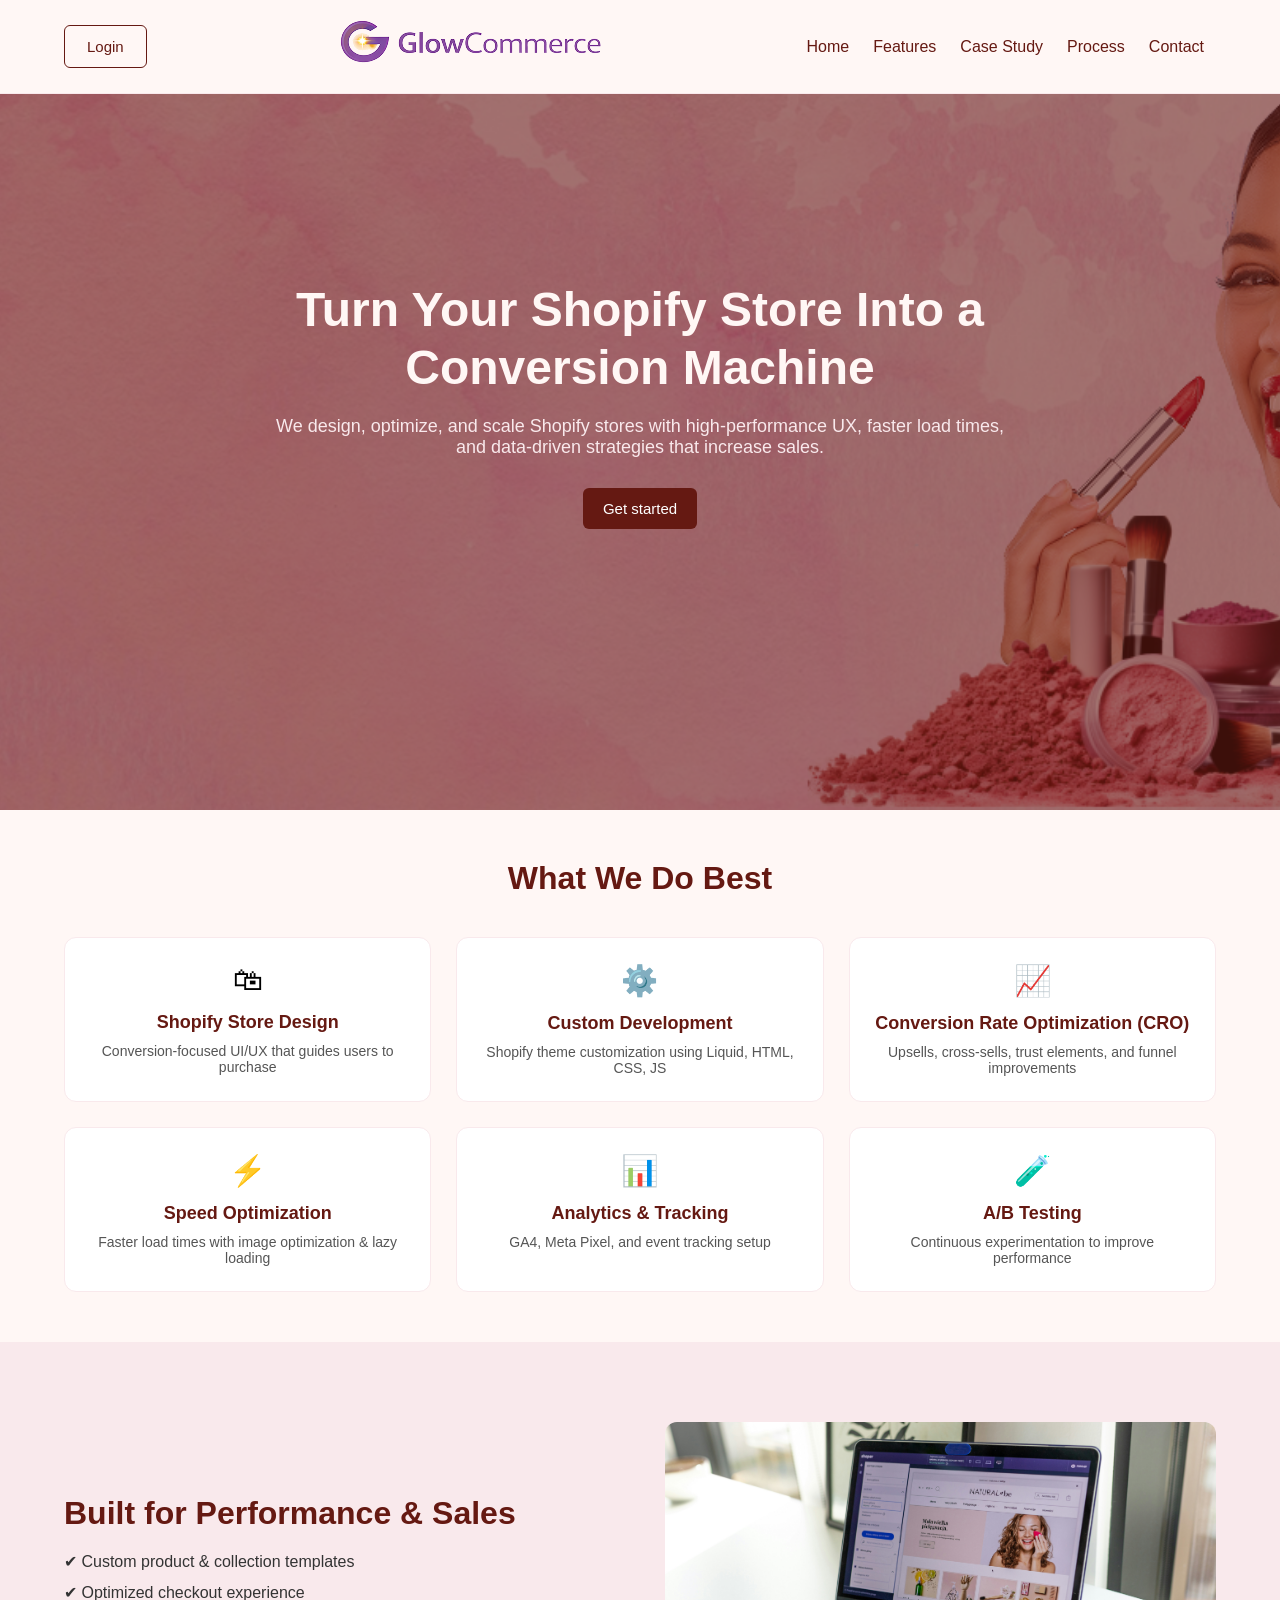
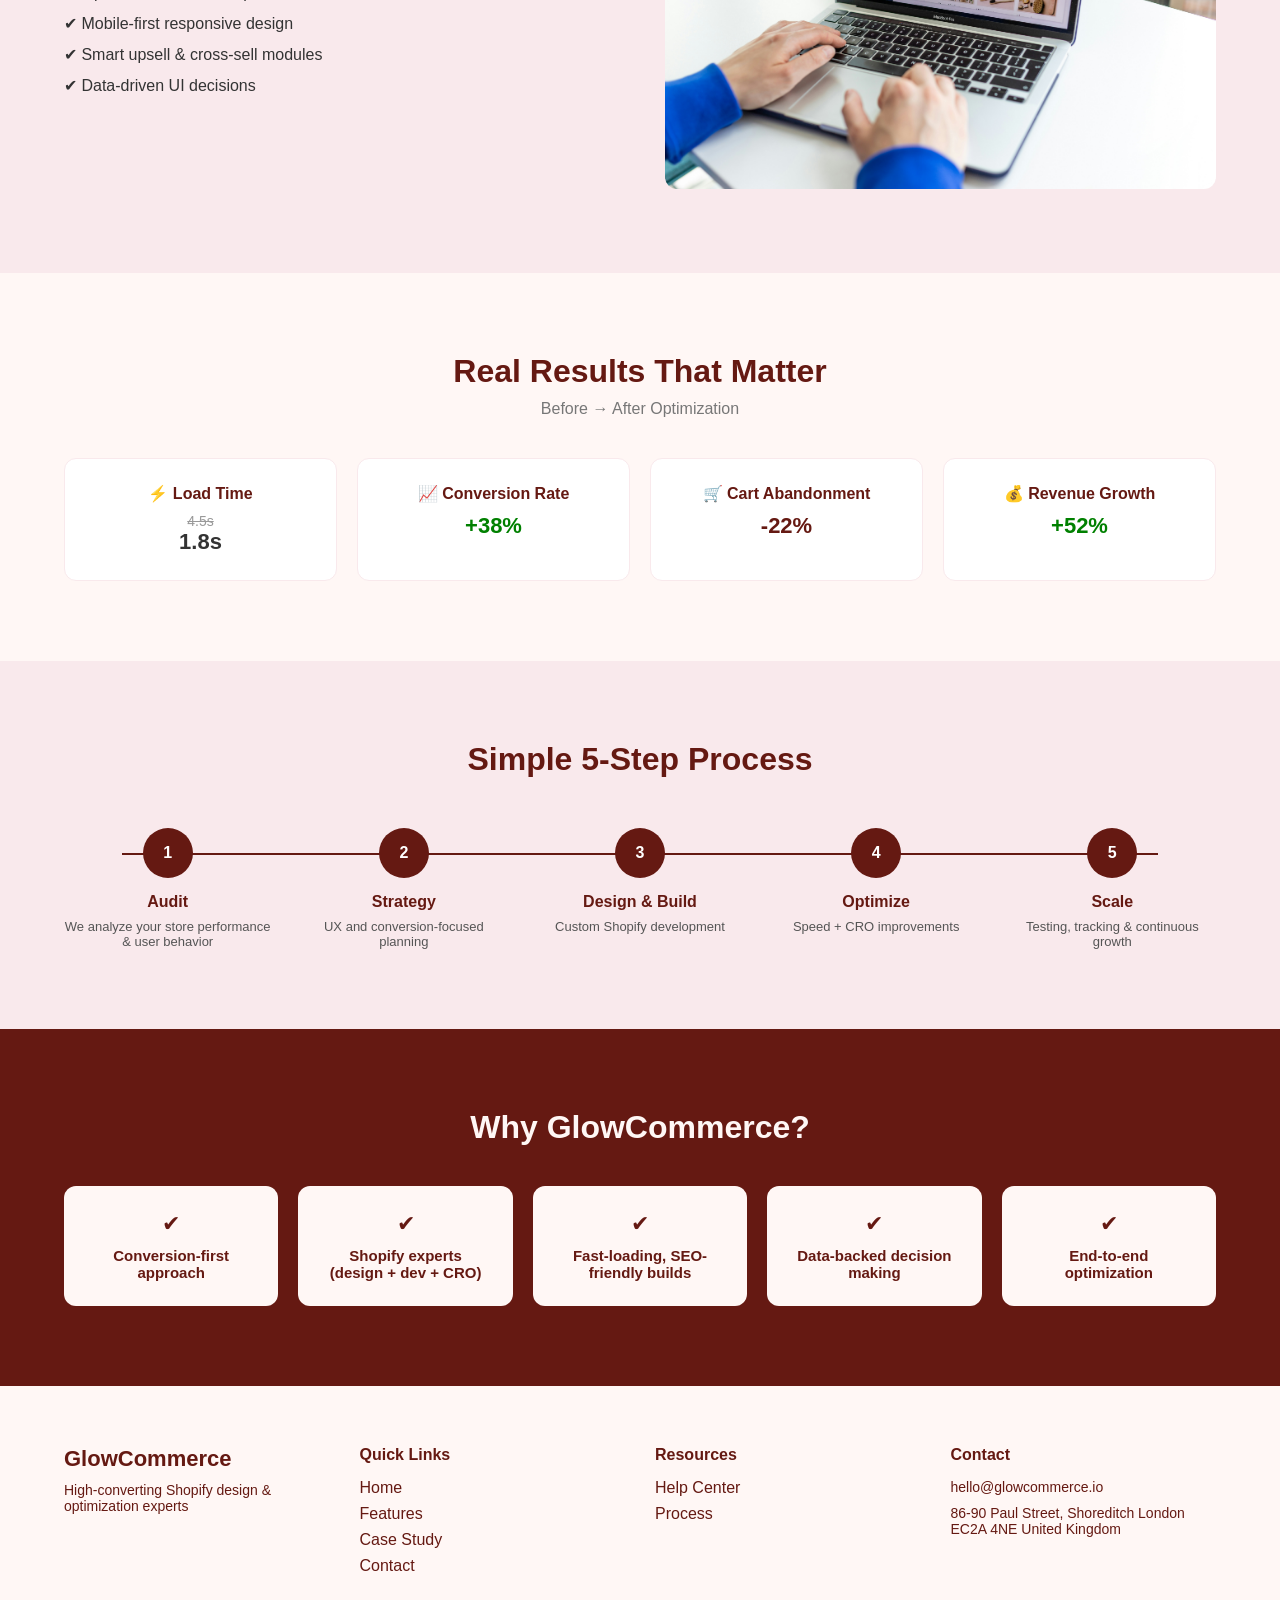
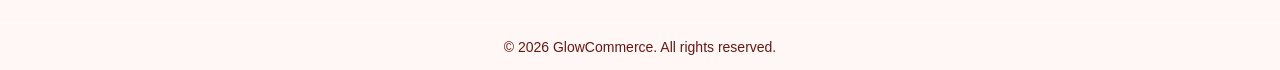
<file: index.html>
<!DOCTYPE html>
<html lang="en">

<head>
    <meta charset="UTF-8">
    <meta name="viewport" content="width=device-width, initial-scale=1.0">
    <title>GlowCommerce – High-Converting Shopify Store Build & Optimization</title>
    <link rel="stylesheet" href="style.css">
    <script src="https://cdnjs.cloudflare.com/ajax/libs/jquery/3.7.1/jquery.min.js"></script>
</head>

<body>
    <header class="header">
        <div class="container">
            <div class="header-wapper">
                <div class="cta desktop-cta">
                    <a href="login.html" class="btn outline">Login</a>
                    <!-- <a href="#" class="btn solid">Book Demo</a> -->
                </div>
                <!-- Logo -->
                <div class="logo"><a href="/"><img src="images/logo.png" alt=""></a></div>
                <div class="menu-toggle" id="menuToggle">
                    ☰
                </div>
                <!-- Menu -->
                <nav class="nav" id="navMenu">
                    <a href="/">Home</a>
                    <a href="#feature">Features</a>
                    <a href="#case-study">Case Study</a>
                    <a href="#process">Process</a>
                    <a href="contact.html">Contact</a>
                    <div class="mobile-cta">
                        <a href="#" class="btn outline">Login</a>
                        <!-- <a href="#" class="btn solid">Book Demo</a> -->
                    </div>
                </nav>
            </div>
        </div>
    </header>
    <section class="hero">
        <div class="hero-overlay"></div>

        <div class="hero-content">
            <h1>Turn Your Shopify Store Into a Conversion Machine</h1>

            <p>
                We design, optimize, and scale Shopify stores with high-performance UX,
                faster load times, and data-driven strategies that increase sales.
            </p>

            <div class="hero-buttons">
                <a href="login.html" class="btn primary">Get started</a>
                <!-- <a href="#" class="btn secondary">View Case Study</a> -->
            </div>
        </div>
    </section>
    <section class="services" id="services">
        <div class="container">

            <h2>What We Do Best</h2>

            <div class="service-grid">

                <div class="service-card">
                    <div class="icon">🛍</div>
                    <h3>Shopify Store Design</h3>
                    <p>Conversion-focused UI/UX that guides users to purchase</p>
                </div>

                <div class="service-card">
                    <div class="icon">⚙️</div>
                    <h3>Custom Development</h3>
                    <p>Shopify theme customization using Liquid, HTML, CSS, JS</p>
                </div>

                <div class="service-card">
                    <div class="icon">📈</div>
                    <h3>Conversion Rate Optimization (CRO)</h3>
                    <p>Upsells, cross-sells, trust elements, and funnel improvements</p>
                </div>

                <div class="service-card">
                    <div class="icon">⚡</div>
                    <h3>Speed Optimization</h3>
                    <p>Faster load times with image optimization & lazy loading</p>
                </div>

                <div class="service-card">
                    <div class="icon">📊</div>
                    <h3>Analytics & Tracking</h3>
                    <p>GA4, Meta Pixel, and event tracking setup</p>
                </div>

                <div class="service-card">
                    <div class="icon">🧪</div>
                    <h3>A/B Testing</h3>
                    <p>Continuous experimentation to improve performance</p>
                </div>

            </div>

        </div>
    </section>
    <section class="feature-highlight" id="feature">
        <div class="container feature-wrapper">

            <!-- Left Content -->
            <div class="feature-content">
                <h2>Built for Performance & Sales</h2>

                <ul>
                    <li>✔ Custom product & collection templates</li>
                    <li>✔ Optimized checkout experience</li>
                    <li>✔ Mobile-first responsive design</li>
                    <li>✔ Smart upsell & cross-sell modules</li>
                    <li>✔ Data-driven UI decisions</li>
                </ul>
            </div>

            <!-- Right Image -->
            <div class="feature-image">
                <img src="images/feature-image.jpg" alt="Shopify Features">
            </div>

        </div>
    </section>
    <section class="case-study" id="case-study">
        <div class="container">

            <h2>Real Results That Matter</h2>
            <p class="subtitle">Before → After Optimization</p>

            <div class="stats-grid">

                <div class="stat-card">
                    <h3>⚡ Load Time</h3>
                    <p class="before">4.5s</p>
                    <p class="after">1.8s</p>
                </div>

                <div class="stat-card">
                    <h3>📈 Conversion Rate</h3>
                    <p class="after highlight">+38%</p>
                </div>

                <div class="stat-card">
                    <h3>🛒 Cart Abandonment</h3>
                    <p class="after negative">-22%</p>
                </div>

                <div class="stat-card">
                    <h3>💰 Revenue Growth</h3>
                    <p class="after highlight">+52%</p>
                </div>

            </div>
        </div>
    </section>
    <section class="process" id="process">
        <div class="container">

            <h2>Simple 5-Step Process</h2>

            <div class="process-steps">

                <div class="step">
                    <div class="circle">1</div>
                    <h3>Audit</h3>
                    <p>We analyze your store performance & user behavior</p>
                </div>

                <div class="step">
                    <div class="circle">2</div>
                    <h3>Strategy</h3>
                    <p>UX and conversion-focused planning</p>
                </div>

                <div class="step">
                    <div class="circle">3</div>
                    <h3>Design & Build</h3>
                    <p>Custom Shopify development</p>
                </div>

                <div class="step">
                    <div class="circle">4</div>
                    <h3>Optimize</h3>
                    <p>Speed + CRO improvements</p>
                </div>

                <div class="step">
                    <div class="circle">5</div>
                    <h3>Scale</h3>
                    <p>Testing, tracking & continuous growth</p>
                </div>

            </div>

        </div>
    </section>
    <section class="why-us">
        <div class="container">

            <h2>Why GlowCommerce?</h2>

            <div class="why-grid">

                <div class="why-card">
                    <div class="icon">✔</div>
                    <h3>Conversion-first approach</h3>
                </div>

                <div class="why-card">
                    <div class="icon">✔</div>
                    <h3>Shopify experts (design + dev + CRO)</h3>
                </div>

                <div class="why-card">
                    <div class="icon">✔</div>
                    <h3>Fast-loading, SEO-friendly builds</h3>
                </div>

                <div class="why-card">
                    <div class="icon">✔</div>
                    <h3>Data-backed decision making</h3>
                </div>

                <div class="why-card">
                    <div class="icon">✔</div>
                    <h3>End-to-end optimization</h3>
                </div>

            </div>

        </div>
    </section>
    <footer class="footer">
        <div class="container footer-wrapper">

            <!-- Brand -->
            <div class="footer-col">
                <h2 class="logo">GlowCommerce</h2>
                <p>High-converting Shopify design & optimization experts</p>
            </div>

            <!-- Quick Links -->
            <div class="footer-col">
                <h3>Quick Links</h3>
                <ul>
                    <li><a href="/">Home</a></li>
                    <li><a href="#feature">Features</a></li>
                    <li><a href="#case-study">Case Study</a></li>
                    <li><a href="contact.html">Contact</a></li>
                </ul>
            </div>

            <!-- Resources -->
            <div class="footer-col">
                <h3>Resources</h3>
                <ul>
                    <li><a href="contact.html">Help Center</a></li>
                    <li><a href="#process">Process</a></li>
                    <!-- <li><a href="#">Terms of Service</a></li> -->
                </ul>
            </div>

            <!-- Contact -->
            <div class="footer-col">
                <h3>Contact</h3>
                <p>hello@glowcommerce.io</p>
                <p style="margin-top: 10px;">86-90 Paul Street, Shoreditch
                    London EC2A 4NE
                    United Kingdom</p>
            </div>

        </div>

        <!-- Bottom Bar -->
        <div class="footer-bottom">
            <p>© 2026 GlowCommerce. All rights reserved.</p>
        </div>
    </footer>
    <script src="script.js"></script>
</body>

</html>
</file>
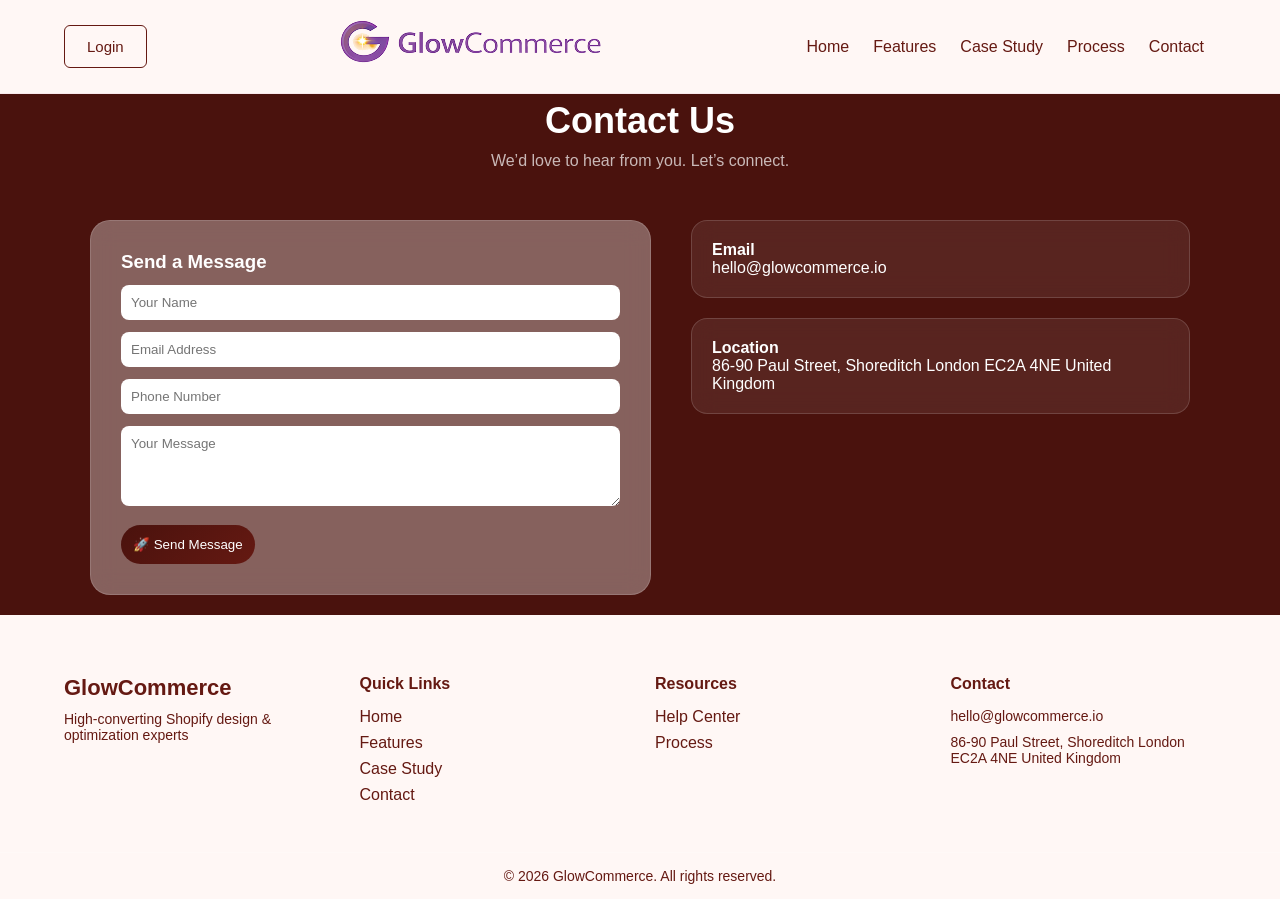
<file: contact.html>
<!DOCTYPE html>
<html lang="en">

<head>
    <meta charset="UTF-8">
    <meta name="viewport" content="width=device-width, initial-scale=1.0">
    <title>GlowCommerce – High-Converting Shopify Store Build & Optimization</title>
    <link rel="stylesheet" href="style.css">
    <script src="https://cdnjs.cloudflare.com/ajax/libs/jquery/3.7.1/jquery.min.js"></script>
</head>

<body>
    <header class="header">
        <div class="container">
            <div class="header-wapper">
                <div class="cta desktop-cta">
                    <a href="login.html" class="btn outline">Login</a>
                    <!-- <a href="#" class="btn solid">Book Demo</a> -->
                </div>
                <!-- Logo -->
                <div class="logo"><a href="/"><img src="images/logo.png" alt=""></a></div>
                <div class="menu-toggle" id="menuToggle">
                    ☰
                </div>
                <!-- Menu -->
                <nav class="nav" id="navMenu">
                    <a href="/">Home</a>
                    <a href="/#feature">Features</a>
                    <a href="/#case-study">Case Study</a>
                    <a href="/#process">Process</a>
                    <a href="contact.html">Contact</a>
                    <div class="mobile-cta">
                        <a href="login.html" class="btn outline">Login</a>
                        <!-- <a href="#" class="btn solid">Book Demo</a> -->
                    </div>
                </nav>
            </div>
        </div>
    </header>
    <section class="contact">

        <!-- Heading -->
        <div class="contact-header">
            <h1>Contact Us</h1>
            <p>We’d love to hear from you. Let’s connect.</p>
        </div>

        <!-- Content -->
        <div class="contact-container">

            <!-- Left: Form -->
            <div class="contact-form">

                <h3>Send a Message</h3>

                <form id="contactForm">
                    <input type="text" placeholder="Your Name" required>
                    <input type="email" placeholder="Email Address" required>
                    <input type="tel" id="contactPhone" maxlength="10" placeholder="Phone Number" required>
                    <p class="error-msg" style="display:none;color:red;">Invalid phone number</p>
                    <textarea placeholder="Your Message" rows="4" required></textarea>

                    <button type="submit">🚀 Send Message</button>
                    <div class="success-msg contact-success">✅ Thank you for contacting us. We will get back to you
                        shortly.</div>
                </form>

            </div>

            <!-- Right: Info -->
            <div class="contact-info">

                <div class="info-card">
                    <i class="fa-solid fa-envelope"></i>
                    <h4>Email</h4>
                    <p>hello@glowcommerce.io</p>
                </div>

                <div class="info-card">
                    <i class="fa-solid fa-location-dot"></i>
                    <h4>Location</h4>
                    <p>86-90 Paul Street, Shoreditch
                        London EC2A 4NE
                        United Kingdom</p>
                </div>


            </div>

        </div>

    </section>
    <footer class="footer">
        <div class="container footer-wrapper">

            <!-- Brand -->
            <div class="footer-col">
                <h2 class="logo">GlowCommerce</h2>
                <p>High-converting Shopify design & optimization experts</p>
            </div>

            <!-- Quick Links -->
            <div class="footer-col">
                <h3>Quick Links</h3>
                <ul>
                    <li><a href="/">Home</a></li>
                    <li><a href="/#feature">Features</a></li>
                    <li><a href="/#case-study">Case Study</a></li>
                    <li><a href="contact.html">Contact</a></li>
                </ul>
            </div>

            <!-- Resources -->
            <div class="footer-col">
                <h3>Resources</h3>
                <ul>
                    <li><a href="contact.html">Help Center</a></li>
                    <li><a href="/#process">Process</a></li>
                    <!-- <li><a href="#">Terms of Service</a></li> -->
                </ul>
            </div>

            <!-- Contact -->
            <div class="footer-col">
                <h3>Contact</h3>
                <p>hello@glowcommerce.io</p>
                <p style="margin-top: 10px;">86-90 Paul Street, Shoreditch
                    London EC2A 4NE
                    United Kingdom</p>
            </div>

        </div>

        <!-- Bottom Bar -->
        <div class="footer-bottom">
            <p>© 2026 GlowCommerce. All rights reserved.</p>
        </div>
    </footer>
    <script src="script.js"></script>
    <script>
        document.getElementById("contactPhone").addEventListener("input", function () {
            this.value = this.value.replace(/[^0-9]/g, "");
        });
    </script>
</body>

</html>
</file>
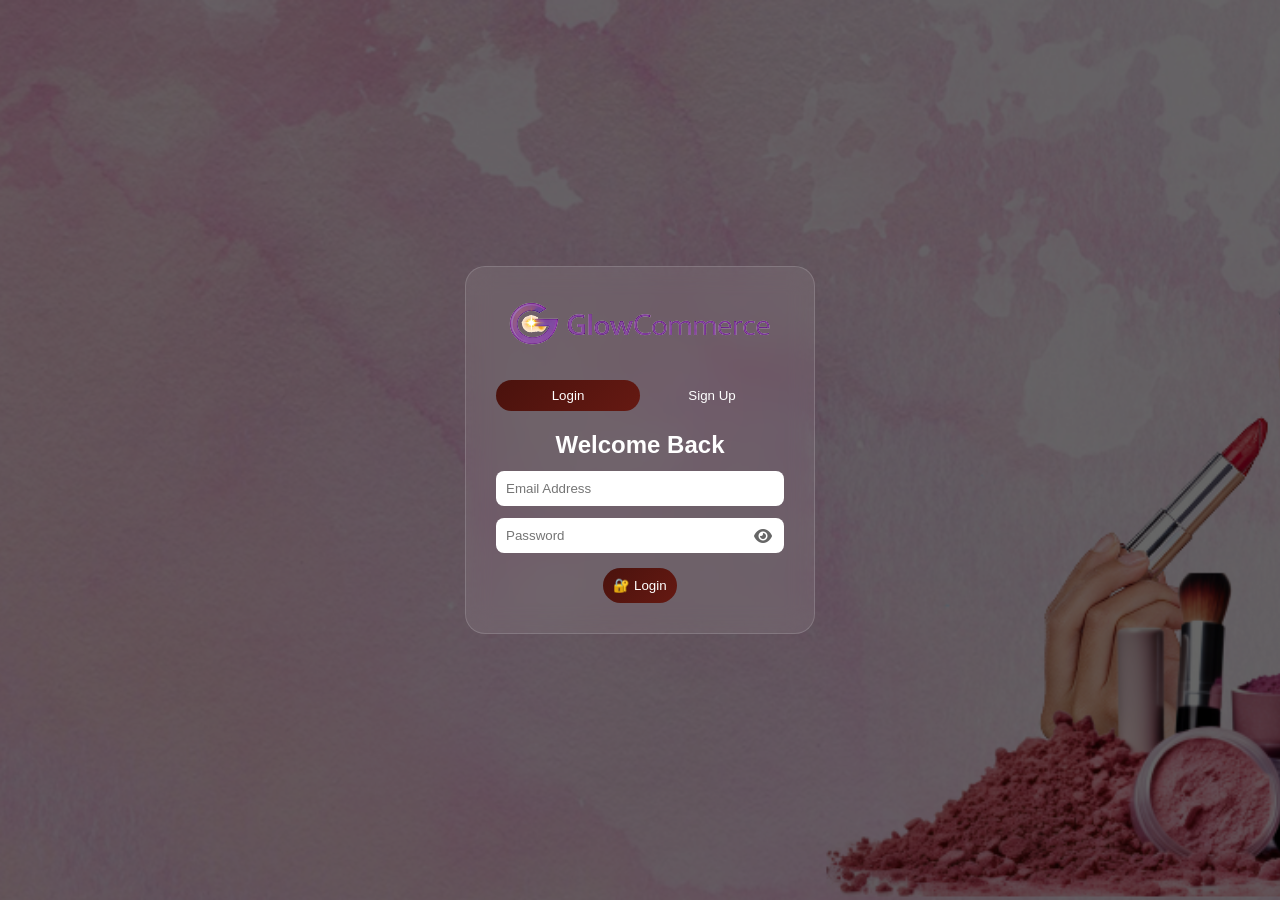
<file: login.html>
<!DOCTYPE html>
<html lang="en">

<head>
    <meta charset="UTF-8">
    <meta name="viewport" content="width=device-width, initial-scale=1.0">
    <title>Login</title>
    <link rel="stylesheet" href="style.css">
    <link rel="stylesheet" href="https://cdnjs.cloudflare.com/ajax/libs/font-awesome/6.5.0/css/all.min.css">
    <link rel="stylesheet" href="https://cdn.jsdelivr.net/npm/swiper@11/swiper-bundle.min.css" />
    <script src="https://cdnjs.cloudflare.com/ajax/libs/jquery/3.7.1/jquery.min.js"></script>
    <style>
        .input-box {
            position: relative;
        }

        .toggle-password {
            position: absolute;
            right: 12px;
            top: 63%;
            transform: translateY(-50%);
            cursor: pointer;
            color: #666;
        }
    </style>

</head>

<body>

    <section class="auth">

        <div class="auth-box">
            <div class="logo"><a href="/"><img src="images/logo.png" alt=""></a></div>
            <!-- Toggle -->
            <div class="auth-toggle">
                <button class="toggle-btn active" data-form="login">Login</button>
                <button class="toggle-btn" data-form="signup">Sign Up</button>
            </div>

            <!-- Login Form -->
            <form id="loginForm" class="auth-form active">
                <h2>Welcome Back</h2>

                <input type="email" placeholder="Email Address" required>
                <div class="input-box" style="position: relative;">
                    <input type="password" placeholder="Password" required>
                    <i class="fa-solid fa-eye toggle-password"></i>
                </div>

                <button type="submit">🔐 Login</button>
                <p class="error-msg">❌ Invalid credentials</p>
                <div class="success-msg">✅ Login success!</div>
            </form>

            <!-- Signup Form -->
            <form id="signupForm" class="auth-form">
                <h2>Create Account</h2>

                <input type="text" placeholder="Full Name" required>
                <input type="email" placeholder="Email Address" required>
                <input type="tel" id="signupPhone" maxlength="10" placeholder="Phone Number" required>
                <div class="input-box" style="position: relative;">
                    <input type="password" placeholder="Password" required>
                    <i class="fa-solid fa-eye toggle-password"></i>
                </div>

                <button type="submit">🚀 Sign Up</button>
                <div class="success-msg signup-success">✅ Successfully submitted!</div>
            </form>

            <!-- Success -->

        </div>

    </section>

    <script src="https://cdn.jsdelivr.net/npm/swiper@11/swiper-bundle.min.js"></script>
    <script src="script.js"></script>
    <script>
        document.getElementById("signupPhone").addEventListener("input", function () {
            this.value = this.value.replace(/[^0-9]/g, "");
        });
        
    </script>
</body>

</html>
</file>
<file: style.css>
* {
    margin: 0;
    padding: 0;
    box-sizing: border-box;
    font-family: sans-serif;
}

.header {
    background: #FFF7F5;
    padding: 15px 0;
    border-bottom: 1px solid #F9E9EC;
    position: fixed;
    width: 100%;
    z-index: 11;
}

.container {
    width: 90%;
    max-width: 1200px;
    margin: auto;

}

.header-wapper {
    display: flex;
    align-items: center;
    justify-content: space-between;
}

/* Logo */
.logo {
    font-size: 22px;
    font-weight: 700;
    color: #651912;
}

/* Nav */
.nav {
    display: flex;
    align-items: center;
}

.nav a {
    margin: 0 12px;
    text-decoration: none;
    color: #651912;
}

/* CTA */
.cta {
    display: flex;
    gap: 10px;
}

.btn {
    padding: 8px 16px;
    border-radius: 6px;
    font-size: 14px;
    text-decoration: none;
}

.btn.outline {
    border: 1px solid #651912;
    color: #651912;
}

.btn.solid {
    background: #651912;
    color: #fff;
}

/* Hamburger */
.menu-toggle {
    display: none;
    font-size: 26px;
    cursor: pointer;
    color: #651912;
}

/* Mobile CTA hidden by default */
.mobile-cta {
    display: none;
}

/* ================= MOBILE ================= */
@media (max-width: 768px) {

    .menu-toggle {
        display: block;
    }

    .nav {
        position: absolute;
        top: 70px;
        left: 0;
        width: 100%;
        background: #FFF7F5;
        flex-direction: column;
        align-items: flex-start;
        padding: 20px;
        display: none;
    }

    .nav a {
        margin: 10px 0;
        font-size: 16px;
    }

    .nav.active {
        display: flex;
    }

    /* Hide desktop CTA */
    .desktop-cta {
        display: none;
    }

    /* Show mobile CTA */
    .mobile-cta {
        display: flex;
        flex-direction: column;
        gap: 10px;
        margin-top: 15px;
        width: 100%;
    }

    .mobile-cta .btn {
        text-align: center;
    }
}

/* HERO SECTION */
.hero {
    position: relative;
    height: 90vh;
    background: url('./images/banner.png') no-repeat center/cover;
    display: flex;
    align-items: center;
    justify-content: center;
}

/* Dark overlay for readability */
.hero-overlay {
    position: absolute;
    width: 100%;
    height: 100%;
    background: rgba(101, 25, 18, 0.6);
    /* your theme color overlay */
    top: 0;
    left: 0;
}

/* Content */
.hero-content {
    position: relative;
    text-align: center;
    color: #FFF7F5;
    max-width: 800px;
    padding: 20px;
}

.hero-content h1 {
    font-size: 48px;
    margin-bottom: 20px;
    line-height: 1.2;
}

.hero-content p {
    font-size: 18px;
    margin-bottom: 30px;
    color: #F9E9EC;
}

/* Buttons */
.hero-buttons {
    display: flex;
    gap: 15px;
    justify-content: center;
}

.btn {
    padding: 12px 22px;
    border-radius: 6px;
    text-decoration: none;
    font-size: 15px;
    transition: 0.3s;
}

/* Primary */
.btn.primary {
    background: #FFF7F5;
    color: #651912;
}

.btn.primary:hover {
    background: #F9E9EC;
}

/* Secondary */
.btn.secondary {
    border: 1px solid #FFF7F5;
    color: #FFF7F5;
}

.btn.secondary:hover {
    background: #FFF7F5;
    color: #651912;
}

/* ================= MOBILE ================= */
@media (max-width: 768px) {
    .hero {
        height: 80vh;
    }

    .hero-content h1 {
        font-size: 28px;
    }

    .hero-content p {
        font-size: 14px;
    }

    .hero-buttons {
        flex-direction: column;
    }
}

.services {
    padding: 50px 0;
    background: #FFF7F5;
    text-align: center;
}

.services h2 {
    font-size: 32px;
    color: #651912;
    margin-bottom: 40px;
}

/* Grid */
.service-grid {
    display: grid;
    grid-template-columns: repeat(3, 1fr);
    gap: 25px;
}

/* Card */
.service-card {
    background: #fff;
    padding: 25px;
    border-radius: 12px;
    border: 1px solid #F9E9EC;
    transition: 0.3s;
}

/* Hover Effect */
.service-card:hover {
    transform: translateY(-8px);
    box-shadow: 0 10px 25px rgba(0, 0, 0, 0.08);
}

/* Icon */
.icon {
    font-size: 30px;
    margin-bottom: 15px;
}

/* Title */
.service-card h3 {
    font-size: 18px;
    color: #651912;
    margin-bottom: 10px;
}

/* Text */
.service-card p {
    font-size: 14px;
    color: #555;
}

/* ================= MOBILE ================= */
@media (max-width: 992px) {
    .service-grid {
        grid-template-columns: repeat(2, 1fr);
    }
}

@media (max-width: 600px) {
    .service-grid {
        grid-template-columns: 1fr;
    }
}

.feature-highlight {
    padding: 80px 0;
    background: #F9E9EC;
}

.feature-wrapper {
    display: flex;
    align-items: center;
    gap: 50px;
}

/* Left Content */
.feature-content {
    flex: 1;
}

.feature-content h2 {
    font-size: 32px;
    color: #651912;
    margin-bottom: 20px;
}

.feature-content ul {
    list-style: none;
    margin-bottom: 25px;
}

.feature-content ul li {
    font-size: 16px;
    margin-bottom: 12px;
    color: #333;
}

/* Button */
.btn.primary {
    background: #651912;
    color: #fff;
    padding: 12px 20px;
    border-radius: 6px;
    text-decoration: none;
    transition: 0.3s;
}

.btn.primary:hover {
    background: #4a120d;
}

/* Right Image */
.feature-image {
    flex: 1;
}

.feature-image img {
    width: 100%;
    border-radius: 12px;
}

/* ================= MOBILE ================= */
@media (max-width: 768px) {
    .feature-wrapper {
        flex-direction: column;
        text-align: center;
    }

    .feature-content ul li {
        text-align: left;
    }
}

.case-study {
    padding: 80px 0;
    background: #FFF7F5;
    text-align: center;
}

.case-study h2 {
    font-size: 32px;
    color: #651912;
    margin-bottom: 10px;
}

.subtitle {
    color: #777;
    margin-bottom: 40px;
}

/* Grid */
.stats-grid {
    display: grid;
    grid-template-columns: repeat(4, 1fr);
    gap: 20px;
}

/* Card */
.stat-card {
    background: #fff;
    border: 1px solid #F9E9EC;
    border-radius: 12px;
    padding: 25px;
    transition: 0.3s;
}

.stat-card:hover {
    transform: translateY(-8px);
    box-shadow: 0 10px 25px rgba(0, 0, 0, 0.08);
}

/* Text */
.stat-card h3 {
    font-size: 16px;
    color: #651912;
    margin-bottom: 10px;
}

.before {
    font-size: 14px;
    color: #999;
    text-decoration: line-through;
}

.after {
    font-size: 22px;
    font-weight: bold;
    color: #333;
}

/* Highlights */
.highlight {
    color: green;
}

.negative {
    color: #651912;
}


/* ================= MOBILE ================= */
@media (max-width: 992px) {
    .stats-grid {
        grid-template-columns: repeat(2, 1fr);
    }
}

@media (max-width: 600px) {
    .stats-grid {
        grid-template-columns: 1fr;
    }
}

.process {
    padding: 80px 0;
    background: #F9E9EC;
    text-align: center;
}

.process h2 {
    font-size: 32px;
    color: #651912;
    margin-bottom: 50px;
}

/* Steps Layout */
.process-steps {
    display: flex;
    justify-content: space-between;
    position: relative;
}

/* Line */
.process-steps::before {
    content: "";
    position: absolute;
    top: 25px;
    left: 5%;
    width: 90%;
    height: 2px;
    background: #651912;
    z-index: 0;
}

/* Step */
.step {
    width: 18%;
    position: relative;
    z-index: 1;
}

/* Circle */
.circle {
    width: 50px;
    height: 50px;
    background: #651912;
    color: #fff;
    border-radius: 50%;
    display: flex;
    align-items: center;
    justify-content: center;
    margin: auto;
    font-weight: bold;
    margin-bottom: 15px;
}

/* Text */
.step h3 {
    font-size: 16px;
    color: #651912;
    margin-bottom: 8px;
}

.step p {
    font-size: 13px;
    color: #555;
}

/* Hover */
.step:hover .circle {
    background: #4a120d;
}

/* ================= MOBILE ================= */
@media (max-width: 768px) {

    .process-steps {
        flex-direction: column;
        gap: 30px;
    }

    .process-steps::before {
        display: none;
    }

    .step {
        width: 100%;
    }
}

.why-us {
    padding: 80px 0;
    background: #651912;
    text-align: center;
}

.why-us h2 {
    font-size: 32px;
    color: #FFF7F5;
    margin-bottom: 40px;
}

/* Grid */
.why-grid {
    display: grid;
    grid-template-columns: repeat(5, 1fr);
    gap: 20px;
}

/* Card */
.why-card {
    background: #FFF7F5;
    padding: 25px;
    border-radius: 12px;
    transition: 0.3s;
}

/* Hover */
.why-card:hover {
    transform: translateY(-8px);
    background: #F9E9EC;
}

/* Icon */
.why-card .icon {
    font-size: 22px;
    color: #651912;
    margin-bottom: 10px;
}

/* Text */
.why-card h3 {
    font-size: 15px;
    color: #651912;
}

/* ================= RESPONSIVE ================= */
@media (max-width: 992px) {
    .why-grid {
        grid-template-columns: repeat(2, 1fr);
    }
}

@media (max-width: 600px) {
    .why-grid {
        grid-template-columns: 1fr;
    }
}

.footer {
    background: #FFF7F5;
    color: #651912;
    padding-top: 60px;
}

/* Wrapper */
.footer-wrapper {
    display: grid;
    grid-template-columns: repeat(4, 1fr);
    gap: 30px;
    width: 90%;
    max-width: 1200px;
    margin: auto;
}

/* Logo */
.footer .logo {
    font-size: 22px;
    margin-bottom: 10px;
}

/* Headings */
.footer-col h3 {
    margin-bottom: 15px;
    font-size: 16px;
}

/* Links */
.footer-col ul {
    list-style: none;
}

.footer-col ul li {
    margin-bottom: 8px;

}

.footer-col ul li a {
    color: #651912;
    text-decoration: none;
    transition: 0.3s;
}

.footer-col ul li a:hover {
    color: #4a120d;
}

/* Contact text */
.footer-col p {
    color: #651912;
    font-size: 14px;
}

/* Bottom */
.footer-bottom {
    text-align: center;
    border-top: 1px solid rgba(255, 255, 255, 0.2);
    margin-top: 40px;
    padding: 15px 0;
    font-size: 14px;
}

/* ================= MOBILE ================= */
@media (max-width: 992px) {
    .footer-wrapper {
        grid-template-columns: repeat(2, 1fr);
    }
}

@media (max-width: 600px) {
    .footer-wrapper {
        grid-template-columns: 1fr;
        text-align: center;
    }
}

.auth {
    height: 100vh;
    display: flex;
    justify-content: center;
    align-items: center;
    color: white;
    background: url(./images/banner.png) no-repeat center center/cover;
    position: relative;
}

.auth::before {
    content: "";
    position: absolute;
    inset: 0;
    background: rgba(0, 0, 0, 0.6);
    /* dark overlay */
    z-index: 0;
}

.auth .logo {
    /* background: #ffffff; */
    display: inline-block;
    margin-bottom: 20px;
    border-radius: 10px;
}

/* Box */
.auth-box {
    width: 350px;
    padding: 30px;
    border-radius: 20px;
    background: rgba(255, 255, 255, 0.08);
    backdrop-filter: blur(12px);
    border: 1px solid rgba(255, 255, 255, 0.15);
    text-align: center;
}

/* Toggle */
.auth-toggle {
    display: flex;
    margin-bottom: 20px;
}

.toggle-btn {
    flex: 1;
    padding: 8px;
    border: none;
    cursor: pointer;
    background: transparent;
    color: white;
    border-radius: 20px;
}

.toggle-btn.active {
    background: linear-gradient(135deg, #4a120d, #651912);
}

/* Forms */
.auth-form {
    display: none;
}

.auth-form.active {
    display: block;
}

/* Inputs */
.auth-form input {
    width: 100%;
    padding: 10px;
    margin-top: 12px;
    border-radius: 8px;
    border: none;
    outline: none;
}

/* Button */
.auth-form button {
    margin-top: 15px;
    padding: 10px;
    border-radius: 20px;
    border: none;
    background: linear-gradient(135deg, #4a120d, #651912);
    color: white;
    cursor: pointer;
}

/* Success */
.success-msg {
    display: none;
    margin-top: 15px;
    color: #4ade80;
}

@keyframes shake {

    0%,
    100% {
        transform: translateX(0);
    }

    25% {
        transform: translateX(-5px);
    }

    75% {
        transform: translateX(5px);
    }
}

.auth-box.shake {
    animation: shake 0.3s;
}

.error-msg {
    display: none;
    margin-top: 10px;
    color: #f87171;
    font-size: 13px;
}

.success-msg {
    display: none;
    margin-top: 15px;
    color: #4ade80;
}

.contact {
    padding: 100px 20px;
    color: white;
    background: #4a120d;
    text-align: center;
    padding-bottom: 20px;
}

/* Header */
.contact-header h1 {
    font-size: 36px;
    margin-bottom: 10px;
}

.contact-header p {
    opacity: 0.7;
    margin-bottom: 50px;
}

/* Layout */
.contact-container {
    max-width: 1100px;
    margin: auto;
    display: flex;
    gap: 40px;
    align-items: stretch;
}

/* Form */
.contact-form {
    flex: 1;
    padding: 30px;
    border-radius: 20px;

    background: rgba(255, 255, 255, 0.333);
    backdrop-filter: blur(12px);
    border: 1px solid rgba(255, 255, 255, 0.15);
    text-align: left;
}

/* Inputs */
.contact-form input,
.contact-form textarea {
    width: 100%;
    padding: 10px;
    margin-top: 12px;
    border-radius: 8px;
    border: none;
    outline: none;
}

/* Button */
.contact-form button {
    margin-top: 15px;
    padding: 12px;
    border-radius: 25px;
    border: none;
    background: linear-gradient(135deg, #4a120d, #651912);
    color: white;
    cursor: pointer;
}

/* Success */
.success-msg {
    display: none;
    margin-top: 10px;
    color: #4ade80;
}

/* Info */
.contact-info {
    flex: 1;
    display: flex;
    flex-direction: column;
    gap: 20px;
}

/* Info Cards */
.info-card {
    padding: 20px;
    border-radius: 16px;

    background: rgba(255, 255, 255, 0.08);
    backdrop-filter: blur(12px);

    border: 1px solid rgba(255, 255, 255, 0.15);
    text-align: left;
}

.info-card i {
    font-size: 20px;
    margin-bottom: 8px;
    color: #60a5fa;
}

@media (max-width: 900px) {
    .contact-container {
        flex-direction: column;
    }
}
</file>
